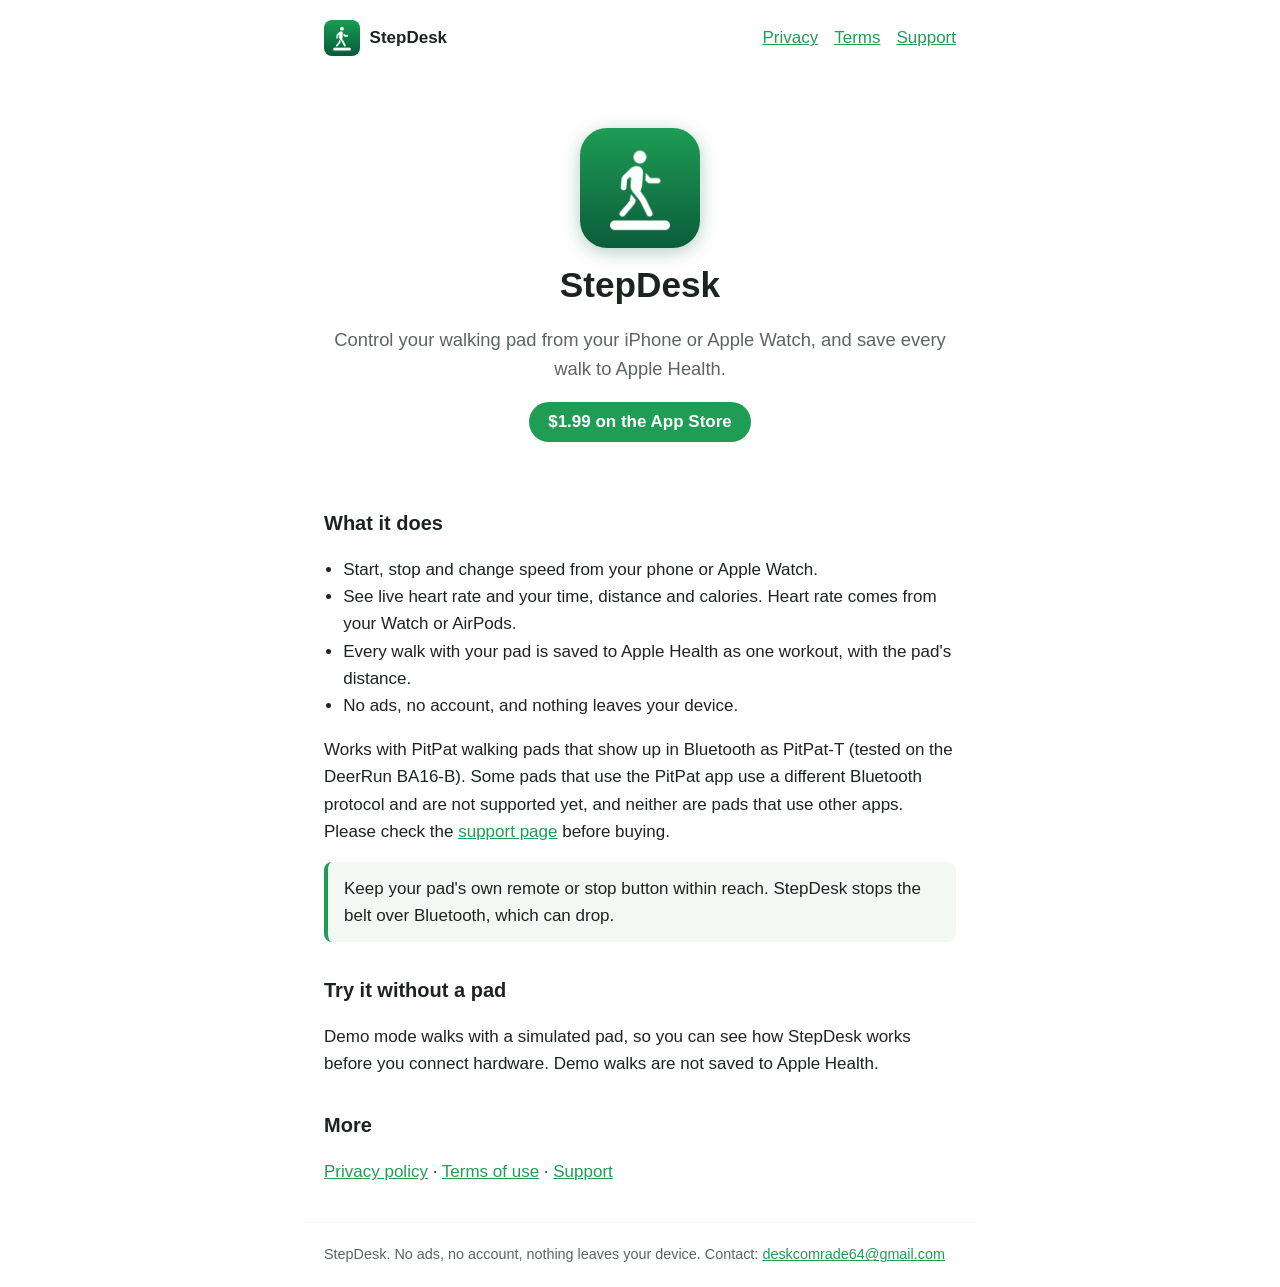
<file: index.html>
<!DOCTYPE html><html lang="en"><head><meta charset="utf-8"><meta name="viewport" content="width=device-width,initial-scale=1"><title>StepDesk: walking pad control and Apple Health</title><meta name="description" content="Start, stop and change speed from your iPhone or Apple Watch. Every walk saved to Apple Health."><meta name="theme-color" content="#1F9D55"><link rel="icon" href="icon-180.png"><link rel="canonical" href="https://stepdesk.intelligent.cx/"><link rel="stylesheet" href="style.css"></head><body>
<header><a class="brand" href="index.html"><img src="icon-180.png" alt="" width="36" height="36">StepDesk</a><nav><a href="privacy.html">Privacy</a><a href="terms.html">Terms</a><a href="support.html">Support</a></nav></header><main>
<section class="hero"><img src="icon.png" alt="StepDesk app icon" width="120" height="120">
<h1>StepDesk</h1>
<p class="lead">Control your walking pad from your iPhone or Apple Watch, and save every walk to Apple Health.</p>
<p><span class="price">$1.99 on the App Store</span></p></section>
<h2>What it does</h2>
<ul class="features">
<li>Start, stop and change speed from your phone or Apple Watch.</li>
<li>See live heart rate and your time, distance and calories. Heart rate comes from your Watch or AirPods.</li>
<li>Every walk with your pad is saved to Apple Health as one workout, with the pad's distance.</li>
<li>No ads, no account, and nothing leaves your device.</li>
</ul>
<p>Works with PitPat walking pads that show up in Bluetooth as PitPat-T (tested on the DeerRun BA16-B). Some pads that use the PitPat app use a different Bluetooth protocol and are not supported yet, and neither are pads that use other apps. Please check the <a href="support.html">support page</a> before buying.</p>
<p class="note">Keep your pad's own remote or stop button within reach. StepDesk stops the belt over Bluetooth, which can drop.</p>
<h2>Try it without a pad</h2>
<p>Demo mode walks with a simulated pad, so you can see how StepDesk works before you connect hardware. Demo walks are not saved to Apple Health.</p>
<h2>More</h2>
<p><a href="privacy.html">Privacy policy</a> &middot; <a href="terms.html">Terms of use</a> &middot; <a href="support.html">Support</a></p>
</main>
<footer>StepDesk. No ads, no account, nothing leaves your device. Contact: <a href="mailto:deskcomrade64@gmail.com">deskcomrade64@gmail.com</a></footer></body></html>
</file>
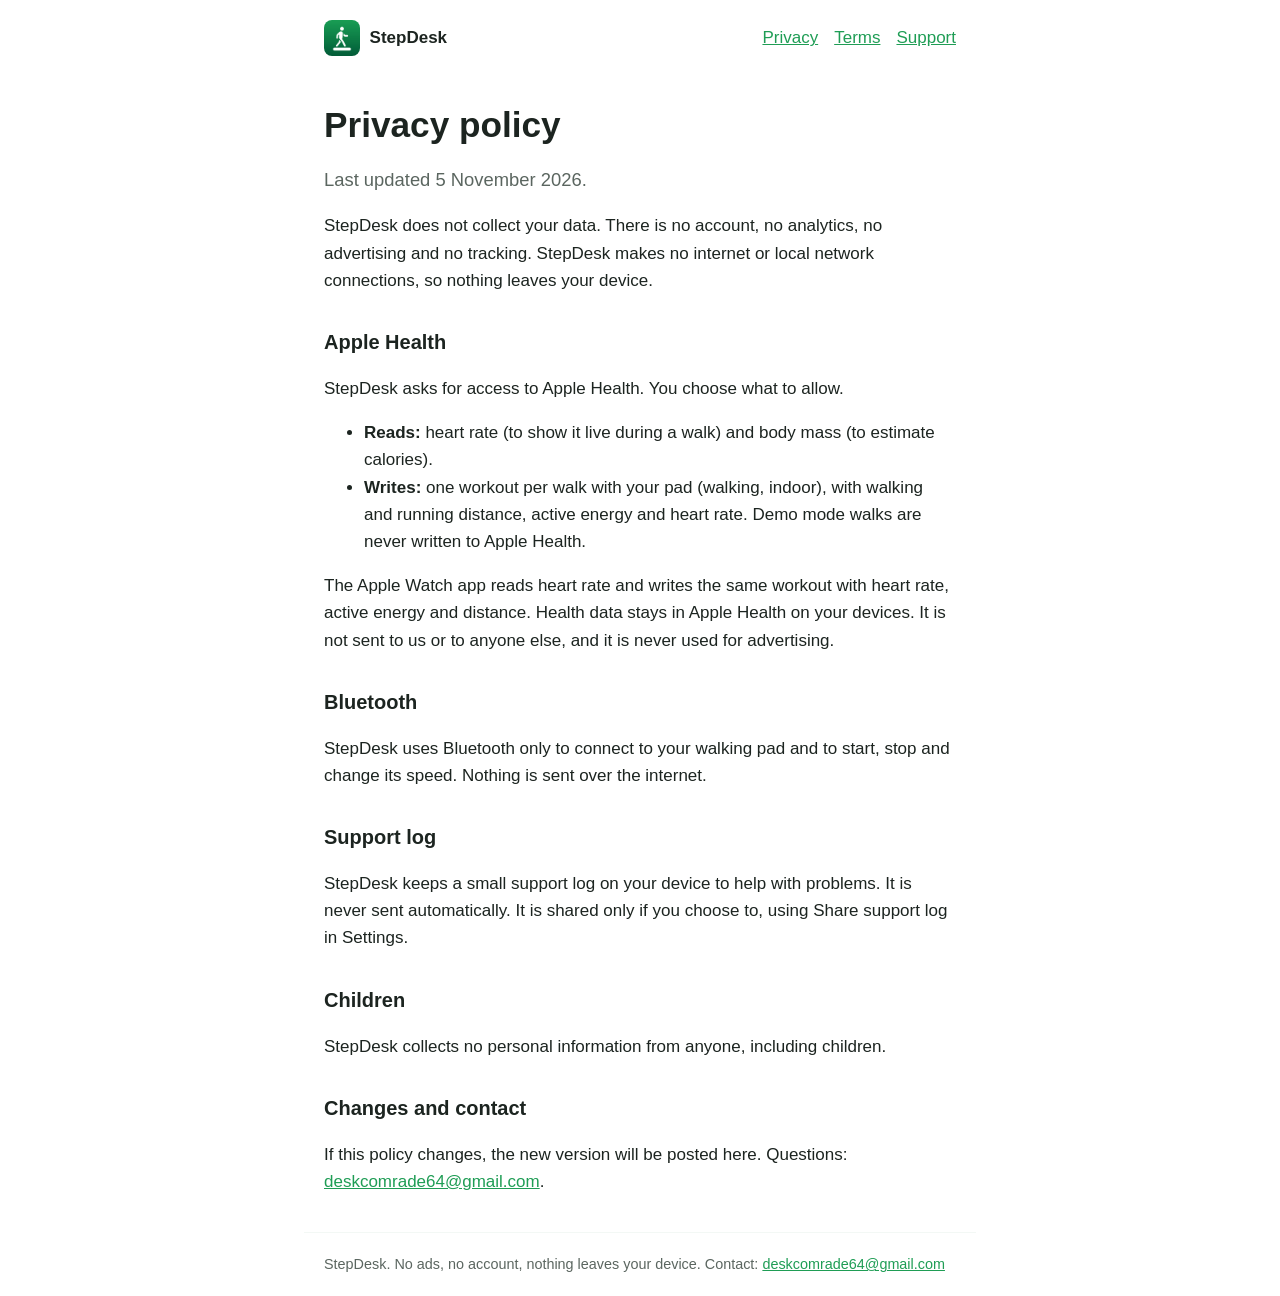
<file: privacy.html>
<!DOCTYPE html><html lang="en"><head><meta charset="utf-8"><meta name="viewport" content="width=device-width,initial-scale=1"><title>StepDesk privacy policy</title><meta name="description" content="What StepDesk reads and writes in Apple Health, and what it never collects."><meta name="theme-color" content="#1F9D55"><link rel="icon" href="icon-180.png"><link rel="canonical" href="https://stepdesk.intelligent.cx/privacy.html"><link rel="stylesheet" href="style.css"></head><body>
<header><a class="brand" href="index.html"><img src="icon-180.png" alt="" width="36" height="36">StepDesk</a><nav><a href="privacy.html">Privacy</a><a href="terms.html">Terms</a><a href="support.html">Support</a></nav></header><main><h1>Privacy policy</h1><p class="lead">Last updated 5 November 2026.</p>
<p>StepDesk does not collect your data. There is no account, no analytics, no advertising and no tracking. StepDesk makes no internet or local network connections, so nothing leaves your device.</p>
<h2>Apple Health</h2>
<p>StepDesk asks for access to Apple Health. You choose what to allow.</p>
<ul>
<li><strong>Reads:</strong> heart rate (to show it live during a walk) and body mass (to estimate calories).</li>
<li><strong>Writes:</strong> one workout per walk with your pad (walking, indoor), with walking and running distance, active energy and heart rate. Demo mode walks are never written to Apple Health.</li>
</ul>
<p>The Apple Watch app reads heart rate and writes the same workout with heart rate, active energy and distance. Health data stays in Apple Health on your devices. It is not sent to us or to anyone else, and it is never used for advertising.</p>
<h2>Bluetooth</h2>
<p>StepDesk uses Bluetooth only to connect to your walking pad and to start, stop and change its speed. Nothing is sent over the internet.</p>
<h2>Support log</h2>
<p>StepDesk keeps a small support log on your device to help with problems. It is never sent automatically. It is shared only if you choose to, using Share support log in Settings.</p>
<h2>Children</h2>
<p>StepDesk collects no personal information from anyone, including children.</p>
<h2>Changes and contact</h2>
<p>If this policy changes, the new version will be posted here. Questions: <a href="mailto:deskcomrade64@gmail.com">deskcomrade64@gmail.com</a>.</p>
</main>
<footer>StepDesk. No ads, no account, nothing leaves your device. Contact: <a href="mailto:deskcomrade64@gmail.com">deskcomrade64@gmail.com</a></footer></body></html>
</file>
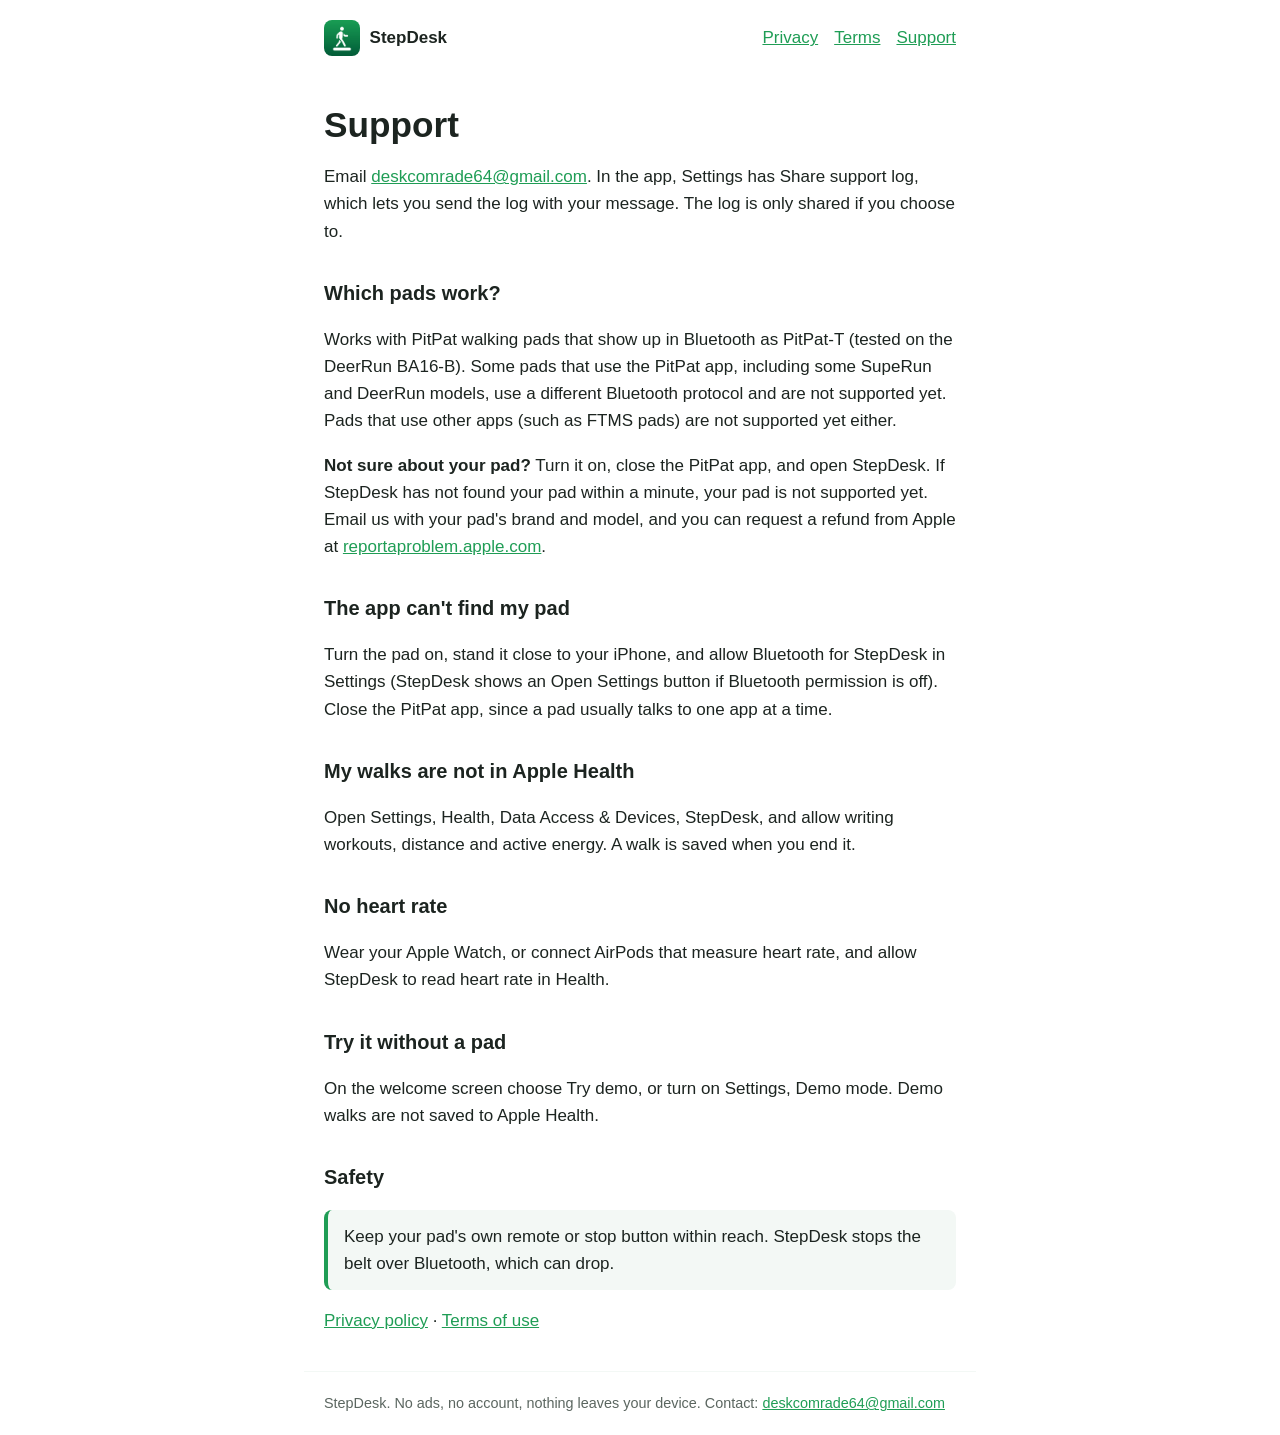
<file: support.html>
<!DOCTYPE html><html lang="en"><head><meta charset="utf-8"><meta name="viewport" content="width=device-width,initial-scale=1"><title>StepDesk support</title><meta name="description" content="Help with StepDesk: pairing, Apple Health, Apple Watch and contact."><meta name="theme-color" content="#1F9D55"><link rel="icon" href="icon-180.png"><link rel="canonical" href="https://stepdesk.intelligent.cx/support.html"><link rel="stylesheet" href="style.css"></head><body>
<header><a class="brand" href="index.html"><img src="icon-180.png" alt="" width="36" height="36">StepDesk</a><nav><a href="privacy.html">Privacy</a><a href="terms.html">Terms</a><a href="support.html">Support</a></nav></header><main><h1>Support</h1>
<p>Email <a href="mailto:deskcomrade64@gmail.com">deskcomrade64@gmail.com</a>. In the app, Settings has Share support log, which lets you send the log with your message. The log is only shared if you choose to.</p>
<h2>Which pads work?</h2>
<p>Works with PitPat walking pads that show up in Bluetooth as PitPat-T (tested on the DeerRun BA16-B). Some pads that use the PitPat app, including some SupeRun and DeerRun models, use a different Bluetooth protocol and are not supported yet. Pads that use other apps (such as FTMS pads) are not supported yet either.</p>
<p><strong>Not sure about your pad?</strong> Turn it on, close the PitPat app, and open StepDesk. If StepDesk has not found your pad within a minute, your pad is not supported yet. Email us with your pad's brand and model, and you can request a refund from Apple at <a href="https://reportaproblem.apple.com">reportaproblem.apple.com</a>.</p>
<h2>The app can't find my pad</h2>
<p>Turn the pad on, stand it close to your iPhone, and allow Bluetooth for StepDesk in Settings (StepDesk shows an Open Settings button if Bluetooth permission is off). Close the PitPat app, since a pad usually talks to one app at a time.</p>
<h2>My walks are not in Apple Health</h2>
<p>Open Settings, Health, Data Access &amp; Devices, StepDesk, and allow writing workouts, distance and active energy. A walk is saved when you end it.</p>
<h2>No heart rate</h2>
<p>Wear your Apple Watch, or connect AirPods that measure heart rate, and allow StepDesk to read heart rate in Health.</p>
<h2>Try it without a pad</h2>
<p>On the welcome screen choose Try demo, or turn on Settings, Demo mode. Demo walks are not saved to Apple Health.</p>
<h2>Safety</h2>
<p class="note">Keep your pad's own remote or stop button within reach. StepDesk stops the belt over Bluetooth, which can drop.</p>
<p><a href="privacy.html">Privacy policy</a> · <a href="terms.html">Terms of use</a></p>
</main>
<footer>StepDesk. No ads, no account, nothing leaves your device. Contact: <a href="mailto:deskcomrade64@gmail.com">deskcomrade64@gmail.com</a></footer></body></html>
</file>
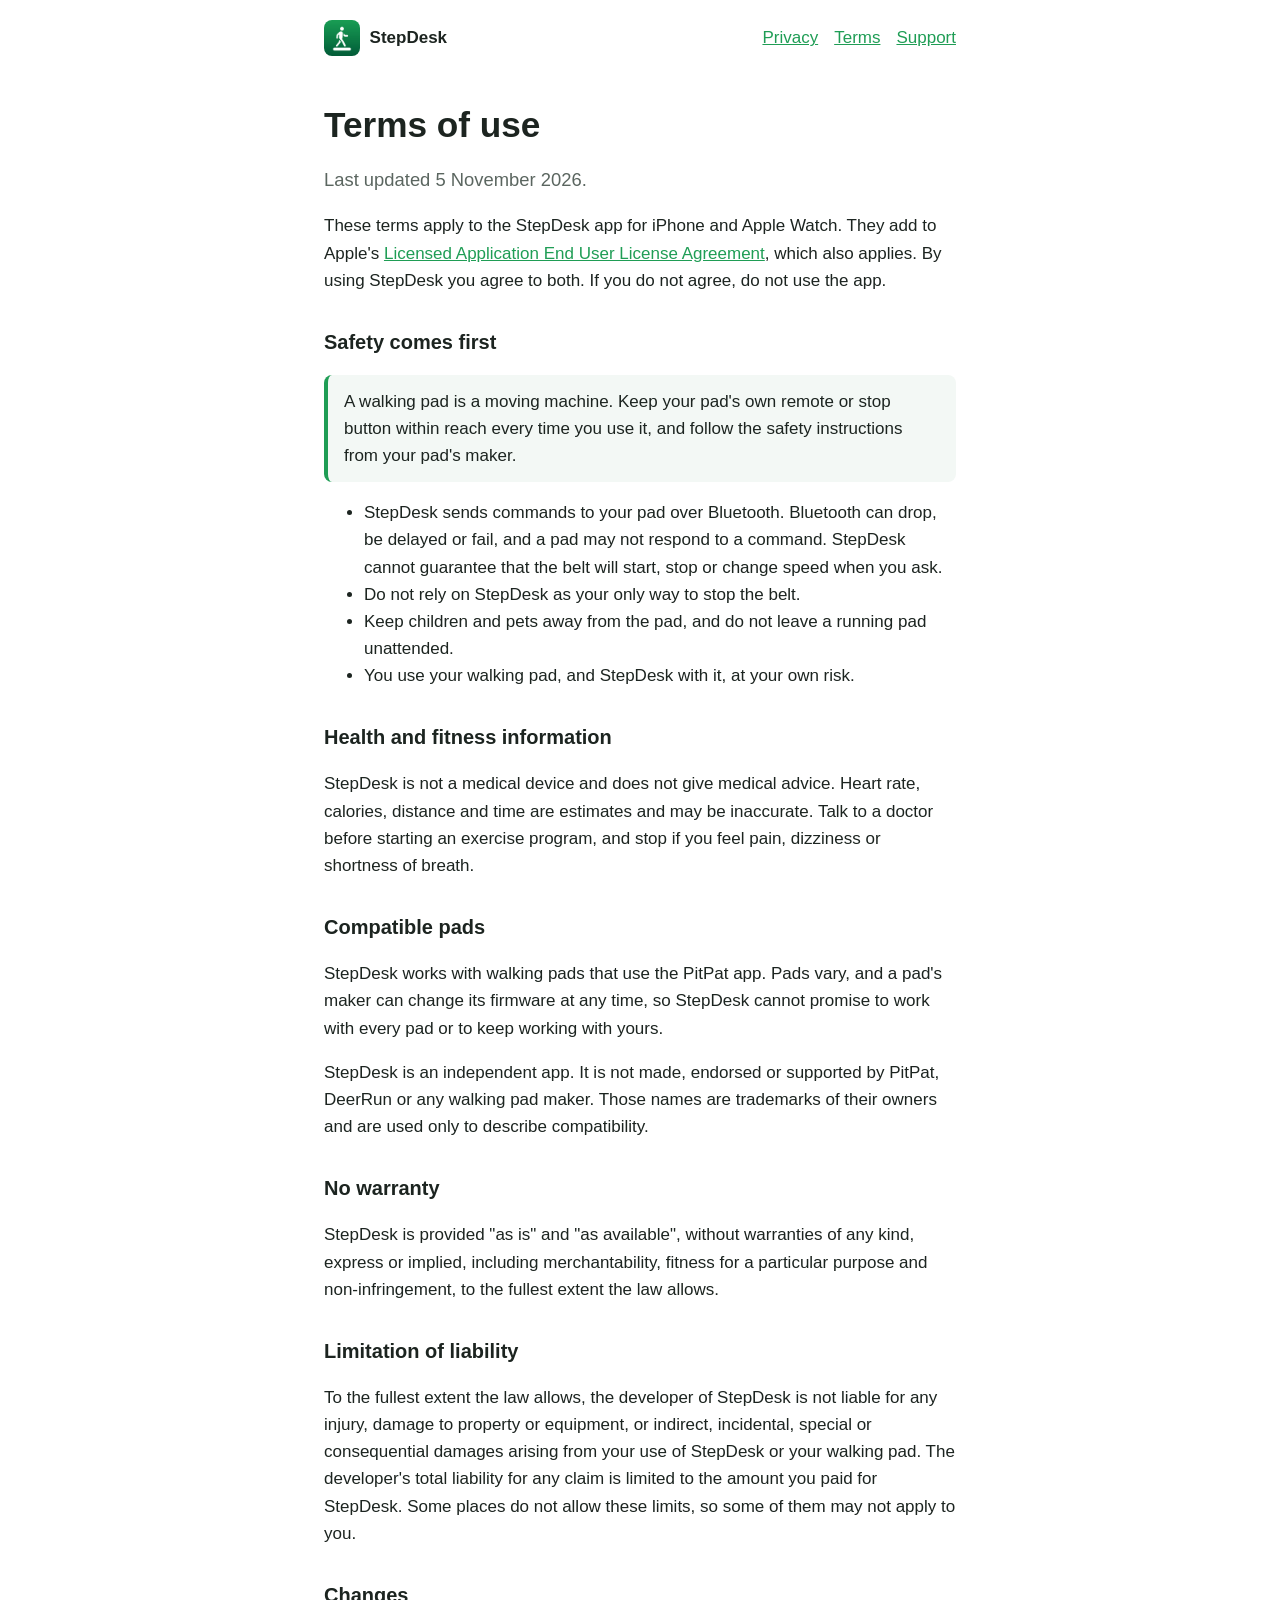
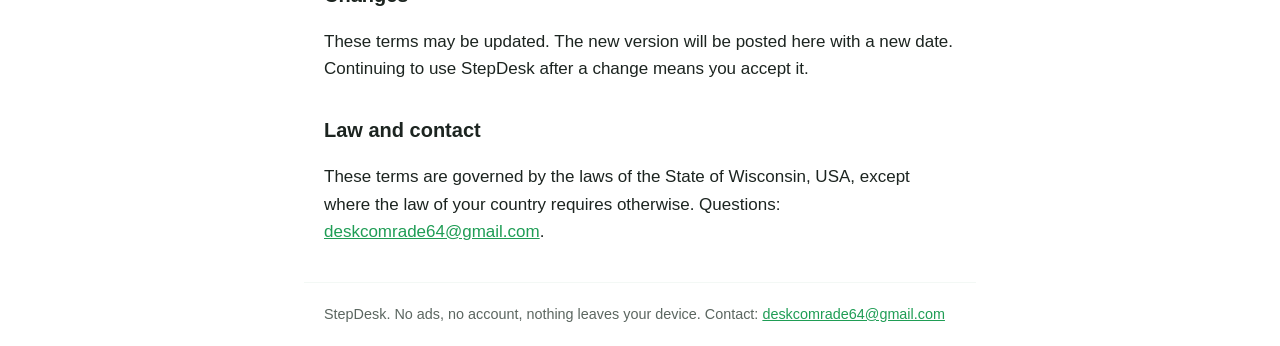
<file: terms.html>
<!DOCTYPE html><html lang="en"><head><meta charset="utf-8"><meta name="viewport" content="width=device-width,initial-scale=1"><title>StepDesk terms of use</title><meta name="description" content="The terms for using StepDesk, including safety and limits of liability."><meta name="theme-color" content="#1F9D55"><link rel="icon" href="icon-180.png"><link rel="canonical" href="https://stepdesk.intelligent.cx/terms.html"><link rel="stylesheet" href="style.css"></head><body>
<header><a class="brand" href="index.html"><img src="icon-180.png" alt="" width="36" height="36">StepDesk</a><nav><a href="privacy.html">Privacy</a><a href="terms.html">Terms</a><a href="support.html">Support</a></nav></header><main><h1>Terms of use</h1><p class="lead">Last updated 5 November 2026.</p>
<p>These terms apply to the StepDesk app for iPhone and Apple Watch. They add to Apple's <a href="https://www.apple.com/legal/internet-services/itunes/dev/stdeula/">Licensed Application End User License Agreement</a>, which also applies. By using StepDesk you agree to both. If you do not agree, do not use the app.</p>

<h2>Safety comes first</h2>
<p class="note">A walking pad is a moving machine. Keep your pad's own remote or stop button within reach every time you use it, and follow the safety instructions from your pad's maker.</p>
<ul>
<li>StepDesk sends commands to your pad over Bluetooth. Bluetooth can drop, be delayed or fail, and a pad may not respond to a command. StepDesk cannot guarantee that the belt will start, stop or change speed when you ask.</li>
<li>Do not rely on StepDesk as your only way to stop the belt.</li>
<li>Keep children and pets away from the pad, and do not leave a running pad unattended.</li>
<li>You use your walking pad, and StepDesk with it, at your own risk.</li>
</ul>

<h2>Health and fitness information</h2>
<p>StepDesk is not a medical device and does not give medical advice. Heart rate, calories, distance and time are estimates and may be inaccurate. Talk to a doctor before starting an exercise program, and stop if you feel pain, dizziness or shortness of breath.</p>

<h2>Compatible pads</h2>
<p>StepDesk works with walking pads that use the PitPat app. Pads vary, and a pad's maker can change its firmware at any time, so StepDesk cannot promise to work with every pad or to keep working with yours.</p>
<p>StepDesk is an independent app. It is not made, endorsed or supported by PitPat, DeerRun or any walking pad maker. Those names are trademarks of their owners and are used only to describe compatibility.</p>

<h2>No warranty</h2>
<p>StepDesk is provided "as is" and "as available", without warranties of any kind, express or implied, including merchantability, fitness for a particular purpose and non-infringement, to the fullest extent the law allows.</p>

<h2>Limitation of liability</h2>
<p>To the fullest extent the law allows, the developer of StepDesk is not liable for any injury, damage to property or equipment, or indirect, incidental, special or consequential damages arising from your use of StepDesk or your walking pad. The developer's total liability for any claim is limited to the amount you paid for StepDesk. Some places do not allow these limits, so some of them may not apply to you.</p>

<h2>Changes</h2>
<p>These terms may be updated. The new version will be posted here with a new date. Continuing to use StepDesk after a change means you accept it.</p>

<h2>Law and contact</h2>
<p>These terms are governed by the laws of the State of Wisconsin, USA, except where the law of your country requires otherwise. Questions: <a href="mailto:deskcomrade64@gmail.com">deskcomrade64@gmail.com</a>.</p>
</main>
<footer>StepDesk. No ads, no account, nothing leaves your device. Contact: <a href="mailto:deskcomrade64@gmail.com">deskcomrade64@gmail.com</a></footer></body></html>
</file>
<file: style.css>
:root{--green:#1F9D55;--dark:#0B5D3B;--ink:#1c2420;--muted:#5b6660;--bg:#fff;--soft:#f3f8f5}
@media(prefers-color-scheme:dark){:root{--ink:#e8efeb;--muted:#9aa8a0;--bg:#101412;--soft:#18201b;--green:#3ec97c}}
*{box-sizing:border-box}
body{margin:0;font:17px/1.6 -apple-system,BlinkMacSystemFont,"Segoe UI",Roboto,sans-serif;color:var(--ink);background:var(--bg)}
main,header,footer{max-width:42rem;margin:0 auto;padding:1.25rem}
header{display:flex;align-items:center;gap:.75rem;justify-content:space-between;flex-wrap:wrap}
header a.brand{display:flex;align-items:center;gap:.6rem;font-weight:700;color:var(--ink);text-decoration:none}
header img{width:36px;height:36px;border-radius:8px}
nav a{margin-left:1rem}
a{color:var(--green)}
h1{font-size:2.2rem;line-height:1.2;margin:.5rem 0}
h2{font-size:1.25rem;margin-top:2rem}
.hero{text-align:center;padding:2rem 0 1rem}
.hero img{width:120px;height:120px;border-radius:27px;box-shadow:0 4px 18px rgba(11,93,59,.3)}
.lead{color:var(--muted);font-size:1.15rem}
.price{display:inline-block;background:var(--green);color:#fff;border-radius:999px;padding:.4rem 1.2rem;font-weight:600}
ul.features{padding-left:1.2rem}
.note{background:var(--soft);border-left:4px solid var(--green);padding:.8rem 1rem;border-radius:8px}
footer{color:var(--muted);font-size:.9rem;border-top:1px solid var(--soft)}
</file>
